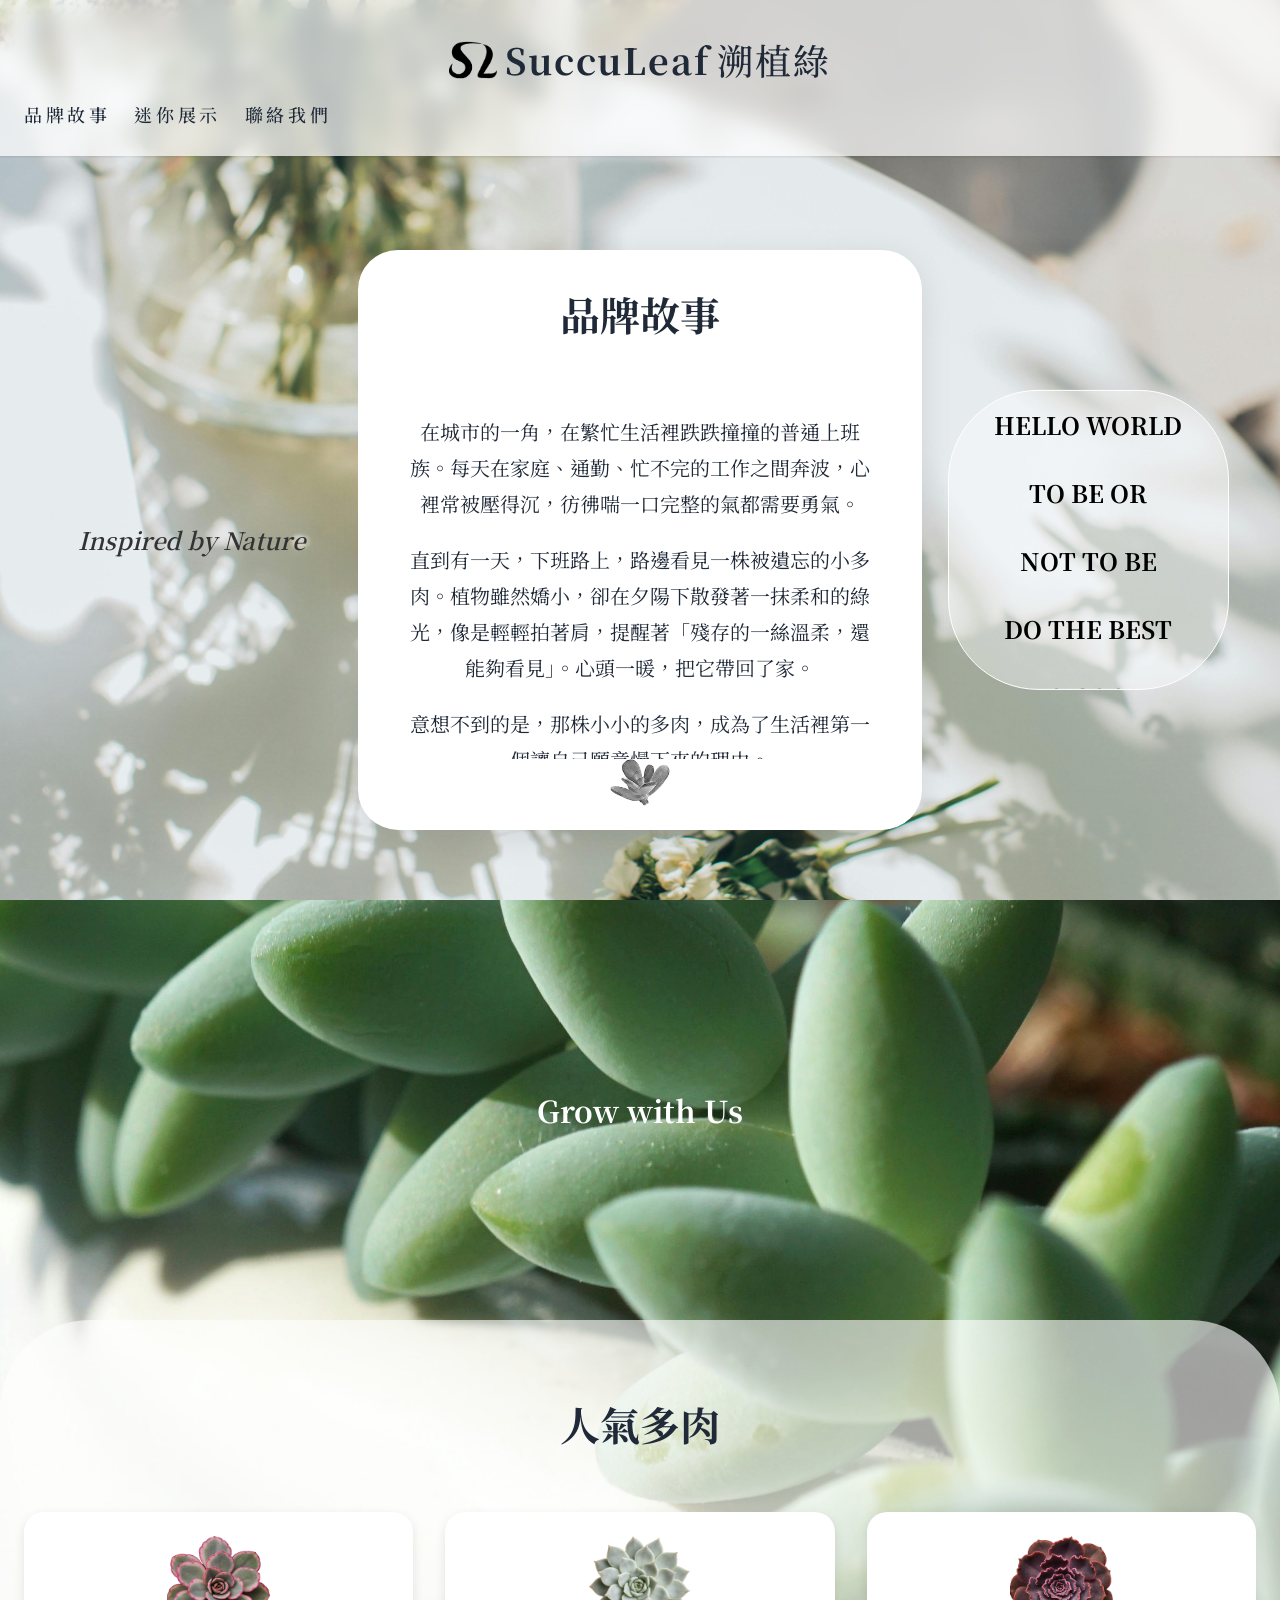
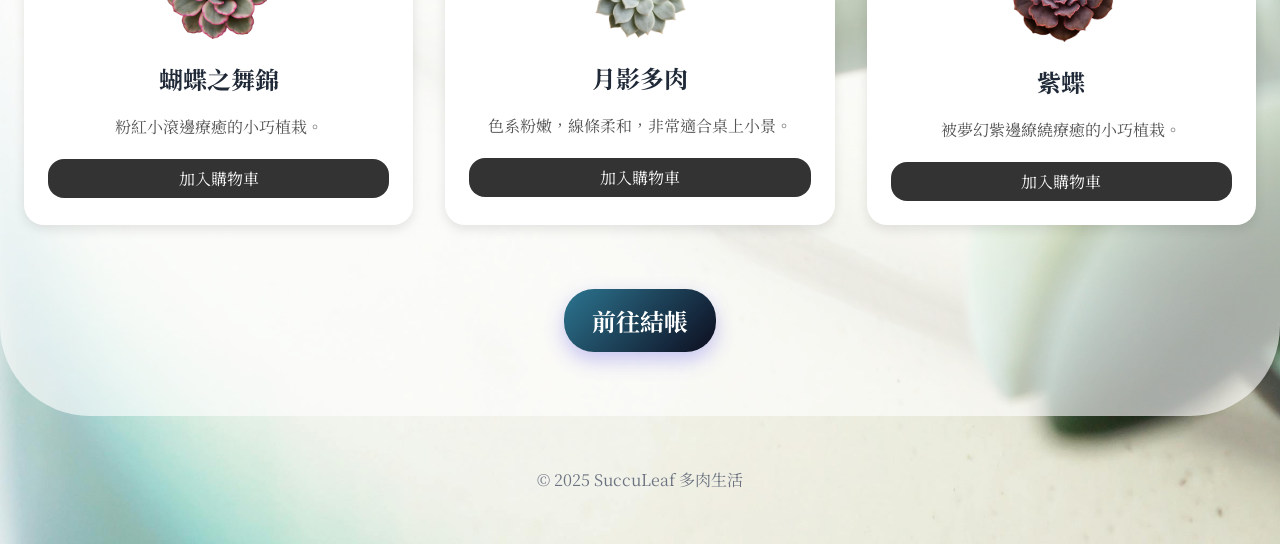
<file: brand.html>
<!DOCTYPE html>
<html lang="zh-Hant">

<head>
  <meta charset="UTF-8" />
  <meta name="viewport" content="width=device-width, initial-scale=1.0" />
  <title>Succuleaf_品牌故事</title>
  <link rel="stylesheet" href="./css/index.css">
  <script src="./js/script.js"></script>
  <style>
    body {
      line-height: 2;
      background-image: url(./images/index/ads/ads6.jpg);
    }


    /* --- 核心區塊樣式 --- */
    .hero.contact {
      /* 移除超連結預設樣式 */
      text-decoration: none;
      color: #333;
      /* 可依需求調整文字顏色 */

      /* 佈局設定 */
      display: flex;
      flex-direction: column;
      justify-content: center;
      align-items: center;

      /* 尺寸與間距 (電腦版) */
      width: 35%;
      margin: 40vh auto;
      padding: 5em 2em;
      text-align: center;

      /* 視覺外觀 */
      position: relative;
      background: rgba(255, 255, 255, 0.66);
      /* 原 #ffffffa8 */
      border-radius: 5em;
      z-index: 1;
      cursor: pointer;

      /* 動畫套用在此，讓點擊範圍跟著動 */
      animation: floatY 6s ease-in-out infinite;
      transition: background 0.3s ease;
    }

    /* 懸停時背景稍微加深 (增加互動感) */
    .hero.contact:hover {
      background: rgba(255, 255, 255, 0.85);
    }

    /* 底部模糊光暈效果 */
    .hero.contact::before {
      content: "";
      position: absolute;
      inset: -20px;
      background: rgba(255, 255, 255, 0.6);
      filter: blur(20px);
      border-radius: inherit;
      z-index: -1;
    }

    /* 文字微調 */
    .hero.contact h1 {
      font-size: 2rem;
      margin: 0 0 0.5em 0;
      letter-spacing: 2px;
    }

    .hero.contact p {
      font-size: 1.1rem;
      margin: 0;
      opacity: 0.8;
    }

    /* --- 浮動動畫 --- */
    @keyframes floatY {

      0%,
      100% {
        transform: translateY(0);
      }

      50% {
        transform: translateY(-18px);
      }
    }

    /* --- 響應式設計 (Responsive) --- */

    /* 中型螢幕 (如 iPad) */
    @media (max-width: 1024px) {
      .hero.contact {
        width: 60%;
        padding: 4em 2em;
      }
    }

    /* 小型螢幕 (如 手機) */
    @media (max-width: 768px) {
      .hero.contact {
        width: 85%;
        /* 手機版放寬比例，避免文字過擠 */
        margin: 30vh auto;
        /* 稍微縮減上下垂直距離 */
        padding: 3.5em 1.5em;
        /* 縮減內距 */
        border-radius: 3em;
        /* 圓角稍微縮小 */
      }

      .hero.contact h1 {
        font-size: 1.6rem;
        /* 縮小標題字體 */
      }

      .hero.contact p {
        font-size: 1rem;
      }

      .hero.contact::before {
        inset: -10px;
        /* 縮小光暈範圍防止溢出螢幕 */
      }
    }

    .image-text {
      position: relative;
    }

    .image-text img {
      width: 100vw;
      /* 寬度等同視窗 */
      height: 100vh;
      /* 固定高度 */
      object-fit: cover;
      /* 等比填滿，超出裁切 */
      display: block;
      /* 去除 img 底部空隙 */
      margin-top: 10vw 0;
    }

/* 1. 將整列的位置再往下拉一點 */
.image-text .text-row {
  position: absolute;
  top: 60%;              /* 從 55% 改為 60% 或 62% */
  left: 0;
  transform: translateY(-50%);
  width: 100%;
  display: flex;
  align-items: center;
  justify-content: space-between;
  gap: 2vw;
  padding: 0 4vw;
  box-sizing: border-box;
}

/* 2. 縮減文章高度，避免卡片整體過高向上拉擠到 Header */
.image-text .story-text {
  max-height: 35vh;      /* 原本是 40vh 或 50vh，調小為 35vh */
  overflow-y: auto;
  /* 其餘樣式保持不變 */
}

    /* 通用設定：預設邊欄（第 1 與第 3 個子元素） */
    .image-text .text-row>* {
      flex: 1 1 25%;
      max-width: 25%;
      min-width: 0;
      min-height: 0;
    }

    /* 針對中間欄位（第 2 個子元素）加大寬度 */
    .image-text .text-row>*:nth-child(2) {
      flex: 2 1 50%;
      max-width: 50%;
    }

    /* 確保中間卡片內部文字高度不會擠爆卡片 */
    .image-text .text-row .centered {
      margin: 0;
      padding: 1.5em;
      /* 適度縮減頂部內距 */
      width: 100%;
      border-radius: 2.5em;
      box-shadow: 0 8px 32px rgba(0, 0, 0, 0.1);
    }

    .image-text .it1 .marquee {
      color: rgb(0, 0, 0);
      width: 100%;
      height: 300px;
      overflow: hidden;
      /* 超出隱藏 */
      border: 1px solid #ffffff;
      border-radius: 10vh;
      background: rgba(255, 255, 255, 0.4);
    }

    .image-text .it1 .marquee-content {
      display: flex;
      flex-direction: column;
      animation: scrollUp 8s linear infinite;
    }

    .image-text .it1 .marquee-content p {
      margin: 0;
      padding: 10px 0;
      text-align: center;
      white-space: nowrap;
      /* 英文不換行 */
    }

    /* 向上滾動動畫 */
    @keyframes scrollUp {
      0% {
        transform: translateY(100%);
      }

      100% {
        transform: translateY(-100%);
      }
    }

    .image-text .it2 {
      margin: 0;
      color: #333333;
      font-size: 1.5rem;
      font-weight: 600;
      font-style: oblique;
      text-align: center;

      /* 移除白底背景與陰影 */
      background: transparent;
      box-shadow: none;
      padding: 0;
    }

    /* 讓左區 (it2) 和右區 (it1) 垂直置中於中間區塊旁 */
    .image-text .text-row>.it2,
    .image-text .text-row>.it1 {
      align-self: center;
    }

    .image-text .story-text {
      margin: 0;
      font-size: 0.95rem;
      line-height: 1.8;
      text-align: left;
      max-height: 40vh;
      /* 限制內文最大高度，避開卡片頂部 */
      overflow-y: auto;
      padding: 1em 1.2em;
      background: rgba(255, 255, 255, 0.55);
      border-radius: 1.5em;
      box-sizing: border-box;
    }

    .image-text .story-text p {
      margin: 0 0 1em 0;
    }

    .image-text .story-text p:last-child {
      margin-bottom: 0;
    }

    .midtext {
      color: white;
      font-size: 30px;
      text-align: center;
      align-items: center;
      margin: 20vh;
    }

    .centered {
      margin: 10vh auto 10vh;
      padding: 8em 2em;
      /* 縮減左右 padding，避免手機版爆開 */
      border-radius: 13em;
      width: 80%;
      background-color: #fff;
      display: flex;
      flex-direction: column;
      align-items: center;
    }

    .centered .title {
      display: flex;
      align-items: center;
      justify-content: center;
      /* 【新增】確保內部內容水平置中 */
      gap: 15px;
      /* 統一由 gap 控制間距即可 */
      margin-bottom: 5vh;
      width: 100%;
      /* 【新增】讓 title 撐滿父容器，確保置中基準一致 */
    }

    .centered h1 {
      margin: 0;
      /* 【修改】移除預設 margin，避免推擠造成的偏移 */
      font-size: 2.5rem;
      /* 建議明確設定字體大小 */
    }

    .centered img {
      width: 60px;
      /* 【修改】建議給予圖片固定寬度或 max-width，避免縮放比例失控 */
      height: auto;
    }

    .centered p {
      margin: 0 5rem;
      font-size: 1.25rem;
      line-height: 1.8;
      /* 增加行高，閱讀更舒適 */
      max-width: 600px;
      /* 限制內文寬度，文青感更強 */
      text-align: center;
      /* 文字內容也建議置中 */
    }

    /* 響應式：手機版調整 */
    @media (max-width: 768px) {
      .centered {
        width: 90%;
        padding: 4em 1.5em;
        border-radius: 5em;
        /* 縮小手機版的圓角 */
      }

      .centered .title {
        flex-direction: column;
        /* 手機版如果太擠，圖片改為上下排列 */
        gap: 10px;
      }

      .centered .logo-img {
        width: 45px;
        display: block;
        margin: 0 auto;
      }



      .image-text img {
        height: auto;
        min-height: 100vh;
      }

      .image-text .story-text {
        max-height: 40vh;
      }
    }

    .centered p {
      font-size: 1.25rem;
    }
  </style>
</head>

<body>

  <header>
    <div style="position: relative;">

      <h1 style="font-size: 2.25rem;font-weight: normal;">
        <a href="./index.html" style="text-decoration: none; color: inherit;">
          <img class="logo" src="./images/index/logo.png">
          <span>SuccuLeaf</span> 溯植綠
        </a>
      </h1>
    </div>

    <nav class="nav-desktop">
      <a href="./brand.html">品牌故事</a>
      <a href="./items.html">迷你展示</a>
      <a href="./contact.html">聯絡我們</a>
    </nav>
  </header>

  <div class="image-text">
    <img src="./images/index/ads/f2.jpg" alt="">

    <div class="text-row">
      <h2 class="it2">Inspired by Nature</h2>

      <section class="centered">
        <div class="title">
          <h1>品牌故事</h1>
        </div>
        <div class="story-text">
          <p>在城市的一角，在繁忙生活裡跌跌撞撞的普通上班族。每天在家庭、通勤、忙不完的工作之間奔波，心裡常被壓得沉，彷彿喘一口完整的氣都需要勇氣。</p>

          <p>直到有一天，下班路上，路邊看見一株被遺忘的小多肉。植物雖然嬌小，卻在夕陽下散發著一抹柔和的綠光，像是輕輕拍著肩，提醒著「殘存的一絲溫柔，還能夠看見」。心頭一暖，把它帶回了家。</p>

          <p>意想不到的是，那株小小的多肉，成為了生活裡第一個讓自己願意慢下來的理由。<br>
            每天早晨，不再匆忙出門，而是先看看這個小生命，是否長高了些，是否更飽滿了一點。<br>開始注意陽光從窗邊灑下的角度、開始願意放慢節奏去感受呼吸。多肉沒有說話，但悄悄替生活裡留了一個溫暖的空隙。</p>

          <p>漸漸地，發現：原來幸福不需要很大，只要是一點點，就足以照亮心底的角落。於是，決定把這份溫柔分享出去，創立了「SuccuLeaf」，希望每一位被生活追著跑、感到疲憊的你我，都能在這裡找到屬於自己的一抹療癒。</p>

          <p>在店裡，每一株迷你都有自己的小故事：有的象徵堅韌、有的象徵陪伴、有的象徵重新開始。相信，每一株選中的，都會找到與它最契合的主人，像是一份命中註定的小小緣分。</p>

          <p>「溯植綠」不只是賣植物的地方，而是一個讓人重新呼吸、重新與自己對話的溫暖角落。願每個帶走多肉的人，都能在忙碌的生活中，因為這小小的綠意，而重新找回屬於自己的那份小小幸福。</p>
        </div>
        <img class="logo-img" src="./images/index/crap.png" alt="">
      </section>

      <h2 class="it1">
        <div class="marquee">
          <div class="marquee-content">
            <p>HELLO WORLD</p>
            <p>TO BE OR</p>
            <p>NOT TO BE</p>
            <p>DO THE BEST</p>
            <p>TO DO GOOD OR</p>
            <p>NOT TO DO</p>
            <p>DO MY BEST</p>
          </div>
        </div>
      </h2>
    </div>
  </div>

  <h3 class="midtext">Grow with Us</h3>

  <section
    style="margin-top: 8em;border-radius: 10vh; padding:4rem 1.5rem; max-width:80rem; margin:0 auto; text-align:center;background-color: rgba(255, 255, 255, 0.617)">
    <h2 style="font-size:2.5rem; margin-bottom:3rem;">人氣多肉</h2>
    <div class="grid grid-1 grid-2 grid-3">
      <div class="card">
        <img src="./images/index/succulenturn3.png" />
        <h3>蝴蝶之舞錦</h3>
        <p>粉紅小滾邊療癒的小巧植栽。</p>
        <button onclick="addToCart('蝴蝶之舞錦','蝴蝶之舞錦',350,'./images/index/succulenturn3.png')">加入購物車</button>
      </div>
      <div class="card">
        <img src="./images/index/succulenturn1.png" />
        <h3>月影多肉</h3>
        <p>色系粉嫩，線條柔和，非常適合桌上小景。</p>
        <button onclick="addToCart('月影多肉','月影多肉',300,'./images/index/succulenturn1.png')">加入購物車</button>
      </div>
      <div class="card">
        <img src="./images/index/succulenturn5.png" />
        <h3>紫蝶</h3>
        <p>被夢幻紫邊繚繞療癒的小巧植栽。</p>
        <button onclick="addToCart('紫蝶','紫蝶',350,'./images/index/succulenturn5.png')">加入購物車</button>
      </div>
    </div>
    <br>
    <br>
    <button class="checkout-btn" onclick="goCheckout()">前往結帳</button>
  </section>

  <footer>
    © 2025 SuccuLeaf 多肉生活
  </footer>

  <button id="backToTopBtn" title="回到最頂端">
    <svg xmlns="http://www.w3.org/2000/svg" viewBox="0 0 24 24" fill="none" stroke="currentColor" stroke-width="3"
      stroke-linecap="round" stroke-linejoin="round">
      <path d="M12 19V5M5 12l7-7 7 7" />
    </svg>
  </button>

  <script>
    function addToCart(id, name, price, img) {
      let cart = JSON.parse(sessionStorage.getItem('cart')) || [];

      const item = cart.find(p => p.id === id);
      if (item) {
        item.qty += 1;
      } else {
        cart.push({ id, name, price, img, qty: 1 });
      }

      sessionStorage.setItem('cart', JSON.stringify(cart));
      alert('商品已加入購物車');
    }

    function goCheckout() {
      window.location.href = 'checkout.html';
    }
  </script>

</body>

</html>
</file>
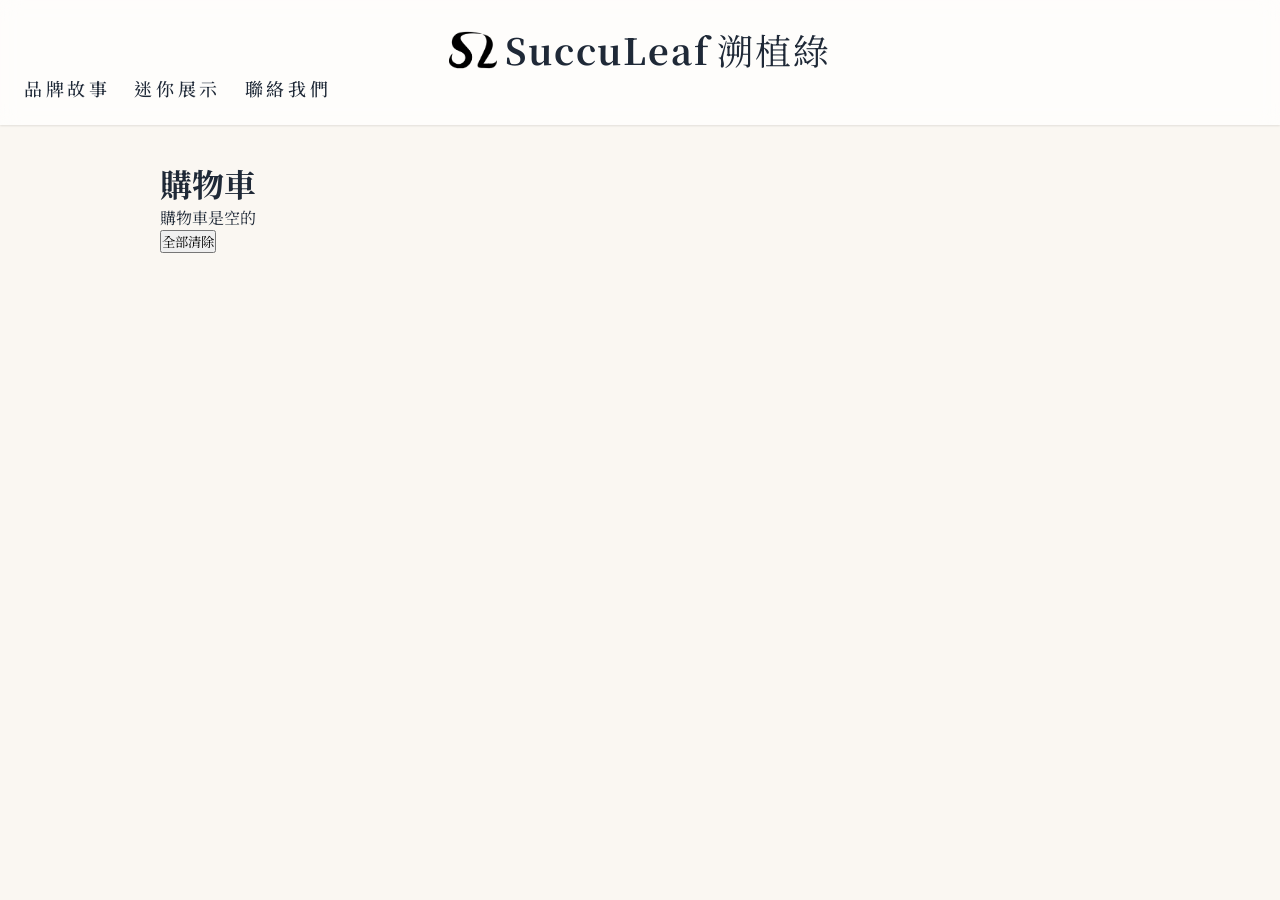
<file: checkout.html>
<!DOCTYPE html>
<html>

<head>
  <meta charset="UTF-8">
  <title>結帳頁</title>
  <link rel="stylesheet" href="./css/index.css">
  <style>
    .item {
      display: flex;
      align-items: center;
      margin-bottom: 15px;
      border-bottom: 1px solid #ccc;
      padding-bottom: 10px;
    }

    .item img {
      width: 100px;
      margin-right: 10px;
    }

    .controls button {
      width: 30px;
      height: 30px;
      margin: 0 5px;
      border-radius: 5px;
      border: none;
      background-color: #6366f1;
      color: white;
      cursor: pointer;
    }

    .controls button:hover {
      background-color: #4f46e5;
    }

    .total {
      font-weight: bold;
      font-size: 18px;
      margin-top: 20px;
    }
  </style>
</head>

<body>
  <header>
    <div style="position: relative;">

      <h1 style="font-size: 2.25rem;font-weight: normal;">
        <img class="logo" src="./images/index/logo.png">
        <span>SuccuLeaf</span> 溯植綠
      </h1>
    </div>

    <nav class="nav-desktop">
      <a href="./brand.html">品牌故事</a>
      <a href="./items.html">迷你展示</a>
      <a href="./contact.html">聯絡我們</a>
    </nav>
  </header>
  <main style="padding-top: 10rem;padding: 10rem">
    <h1>購物車</h1>

    <div id="cart"></div>

    <button onclick="clearCart()">全部清除</button>

    <div class="total" id="totalAmount"></div>

    <script>
      function renderCart() {
        const cartDiv = document.getElementById('cart');
        const totalDiv = document.getElementById('totalAmount');
        cartDiv.innerHTML = '';
        let total = 0;

        let cart = JSON.parse(sessionStorage.getItem('cart')) || [];

        if (cart.length === 0) {
          cartDiv.innerHTML = '<p>購物車是空的</p>';
          totalDiv.innerHTML = '';
          return;
        }

        cart.forEach(item => {
          const subtotal = item.price * item.qty;
          total += subtotal;

          const div = document.createElement('div');
          div.className = 'item';

          div.innerHTML = `
        <img src="${item.img}">
        <div>
          <div><strong>商品名稱：</strong>${item.name}</div>
          <div><strong>單價：</strong>${item.price.toLocaleString()}</div>
          <div class="controls">
            <button onclick="changeQty('${item.id}', -1)">-</button>
            <span>${item.qty}</span>
            <button onclick="changeQty('${item.id}', 1)">+</button>
            <span>小計：${subtotal.toLocaleString()}</span>
          </div>
        </div>
      `;

          cartDiv.appendChild(div);
        });

        totalDiv.innerHTML = `總金額：${total.toLocaleString()}`;
      }

      function changeQty(id, delta) {
        let cart = JSON.parse(sessionStorage.getItem('cart')) || [];
        const item = cart.find(p => p.id === id);
        if (!item) return;

        item.qty += delta;

        if (item.qty <= 0) {
          cart = cart.filter(p => p.id !== id);
        }

        sessionStorage.setItem('cart', JSON.stringify(cart));
        renderCart();
      }

      function clearCart() {
        if (!confirm('確定要清空購物車嗎？')) return;
        sessionStorage.removeItem('cart');
        renderCart();
      }

      // 初次載入
      renderCart();
    </script>

</body>

</html>
</file>
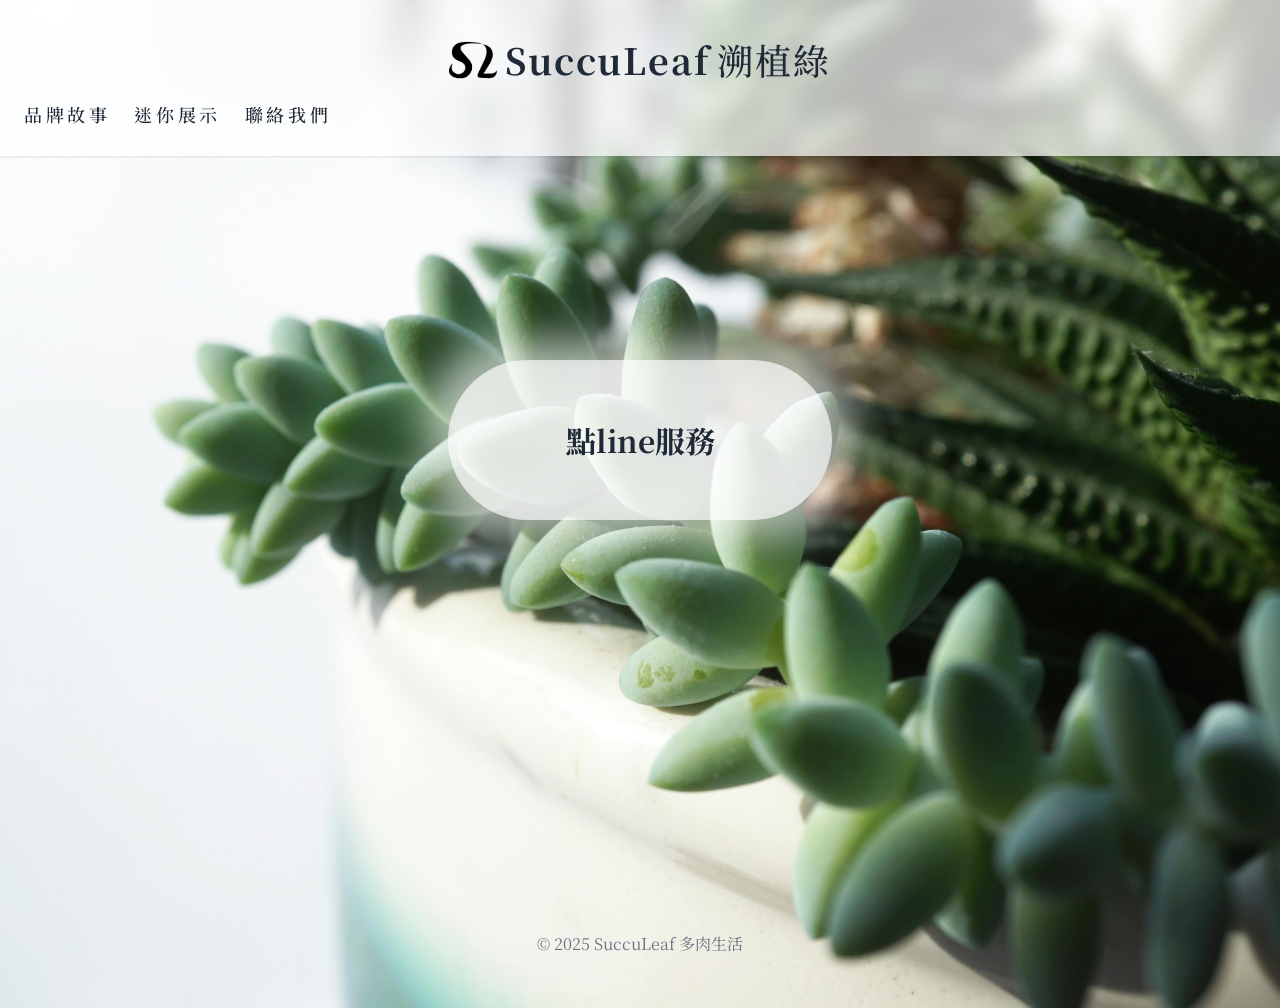
<file: contact.html>
<!DOCTYPE html>
<html lang="zh-Hant">

<head>
  <meta charset="UTF-8" />
  <meta name="viewport" content="width=device-width, initial-scale=1.0" />
  <title>Succuleaf_聯絡我們</title>
  <link rel="stylesheet" href="./css/index.css">
  <script src="./js/script.js"></script>
  <style>
    body {
      line-height: 2;
      background-image: url(./images/index/ads/ads6.jpg);
    }

    .hero {
      /* ... 保持您原有的样式 ... */
      width: 30%;
      margin: 40vh auto;
      padding: 5em;
      /* 這是您想讓連結覆蓋的範圍 */
      text-align: center;
      display: flex;
      flex-direction: column;
      justify-content: center;
      align-items: center;
      position: relative;
      /* 關鍵：為絕對定位的子元素 .contact 提供參考點 */
      background: #ffffffa8;
      border-radius: 5em;
      z-index: 1;
      animation: floatY 6s ease-in-out infinite;
      cursor: pointer;
      /* 移除 .hero 上的 text-align 和 display 相關屬性，或將其移動到 .contact 上，
       因為 .contact 現在是主要的內容容器。 */
    }

    /* 確保背景和模糊效果保留在 .hero 上 */
    .hero::before {
      /* ... 保持不變 ... */
      content: "";
      position: absolute;
      inset: -20px;
      /*等同於top: -20px;right: -20px;bottom: -20px;left: -20px;*/
      background: rgba(255, 255, 255, 0.6);
      filter: blur(20px);
      border-radius: inherit;
      z-index: -1;
    }

    /* 新增或修改 .contact 的樣式 */
    .hero .contact {
      /* 關鍵步驟：讓連結覆蓋整個 .hero 區域 */
      position: absolute;
      inset: 0;
      /* 讓 top/right/bottom/left 都為 0，覆蓋父元素 .hero 的內容區和 padding 區 */

      /* 確保內容（h1）在連結內正確居中 */
      display: flex;
      justify-content: center;
      align-items: center;

      /* 將所有顯示相關的樣式從 .hero 移到 .contact */
      text-align: center;
      text-decoration: none;
      /* 移除連結下劃線，如果需要 */
      color: inherit;
      /* 繼承顏色，如果需要 */

      /* Z-index 確保連結在動畫和背景之上 */
      z-index: 2;
    }

    /* 讓 h1 在連結內保持正常的文本樣式 */
    .hero .contact h1 {
      margin: 0;
      /* 移除 h1 默認的 margin，避免影響居中 */
      /* 添加 h1 專屬的文本樣式 */
    }

    @keyframes floatY {

      /* ... 保持不變 ... */
      0% {
        transform: translateY(0);
      }

      50% {
        transform: translateY(-18px);
      }

      100% {
        transform: translateY(0);
      }
    }

    .hero .contact {
      font-size: 1.25rem;
      font-weight: 600;
    }
  </style>
</head>

<body>

  <header>
    <div style="position: relative;">

      <h1 style="font-size: 2.25rem;font-weight: normal;">
        <a href="./index.html" style="text-decoration: none; color: inherit;">
          <img class="logo" src="./images/index/logo.png">
          <span>SuccuLeaf</span> 溯植綠
        </a>
      </h1>
    </div>

    <nav class="nav-desktop">
      <a href="./brand.html">品牌故事</a>
      <a href="./items.html">迷你展示</a>
      <a href="./contact.html">聯絡我們</a>
    </nav>
  </header>

  <section class="hero" id="hero">
    <a class="contact" href="https://lin.ee/NgHW9ea">
      <h1>
        點line服務
      </h1>
    </a>
  </section>

  <footer>
    © 2025 SuccuLeaf 多肉生活
  </footer>

  <button id="backToTopBtn" title="回到最頂端">
    <svg xmlns="http://www.w3.org/2000/svg" viewBox="0 0 24 24" fill="none" stroke="currentColor" stroke-width="3"
      stroke-linecap="round" stroke-linejoin="round">
      <path d="M12 19V5M5 12l7-7 7 7" />
    </svg>
  </button>

</body>

</html>
</file>
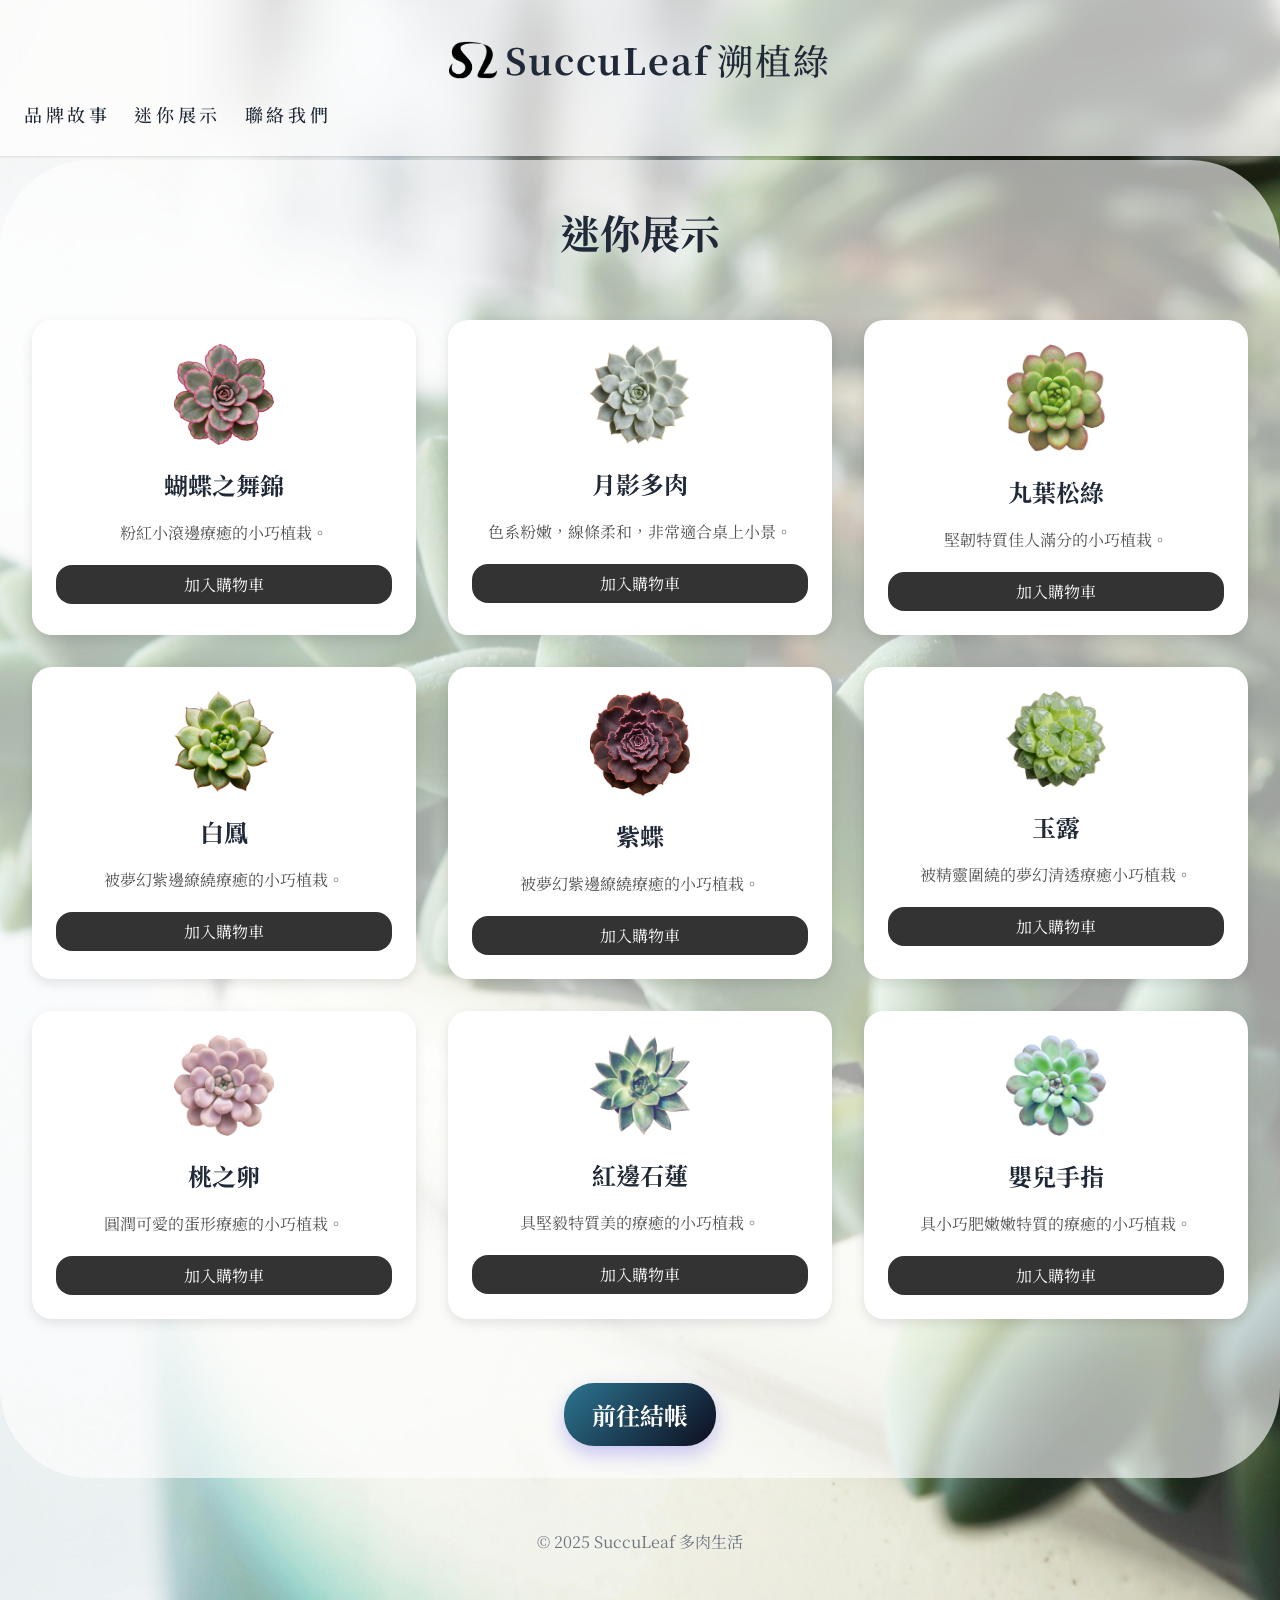
<file: items copy.html>
<!DOCTYPE html>
<html lang="zh-Hant">

<head>
  <meta charset="UTF-8" />
  <meta name="viewport" content="width=device-width, initial-scale=1.0" />
  <title>Succuleaf_迷你展示</title>
  <link rel="stylesheet" href="./css/index.css">
  <script src="./js/script.js"></script>
  <style>
    body {
      line-height: 2;
      background-image: url(./images/index/ads/ads6.jpg);
    }
  </style>
</head>

<body>

  <header>
    <div style="position: relative;">

      <h1 style="font-size: 2.25rem;font-weight: normal;">
        <a href="./index.html" style="text-decoration: none; color: inherit;">
          <img class="logo" src="./images/index/logo.png">
          <span>SuccuLeaf</span> 溯植綠
        </a>
      </h1>
    </div>

    <nav class="nav-desktop">
      <a href="./brand.html">品牌故事</a>
      <a href="./items.html">迷你展示</a>
      <a href="./contact.html">聯絡我們</a>
    </nav>
  </header>
  <main style="margin-top: 10rem"></main>
  <section
    style="border-radius: 10vh; padding: 2rem; max-width:80rem; margin:0 auto; text-align:center;background-color: rgba(255, 255, 255, 0.617)">
    <h2 style="font-size:2.5rem; margin-bottom:3rem;">迷你展示</h2>
    <div class="grid grid-2 grid-3">
      <div class="card">
        <img src="./images/index/succulenturn3.png" />
        <h3>蝴蝶之舞錦</h3>
        <p>粉紅小滾邊療癒的小巧植栽。</p>
        <button onclick="addToCart('蝴蝶之舞錦','蝴蝶之舞錦',350,'./images/index/succulenturn3.png')">加入購物車</button>
      </div>
      <div class="card">
        <img src="./images/index/succulenturn1.png" />
        <h3>月影多肉</h3>
        <p>色系粉嫩，線條柔和，非常適合桌上小景。</p>
        <button onclick="addToCart('月影多肉','月影多肉',300,'./images/index/succulenturn1.png')">加入購物車</button>
      </div>

      <div class="card">
        <img src="./images/index/succulenturn2.png" />
        <h3>丸葉松綠</h3>
        <p>堅韌特質佳人滿分的小巧植栽。</p>
        <button onclick="addToCart('丸葉松綠','丸葉松綠',250,'./images/index/succulenturn2.png')">加入購物車</button>
      </div>
      <div class="card">
        <img src="./images/index/succulenturn4.png" />
        <h3>白鳳</h3>
        <p>被夢幻紫邊繚繞療癒的小巧植栽。</p>
        <button onclick="addToCart('白鳳','白鳳',350,'./images/index/succulenturn4.png')">加入購物車</button>
      </div>
      
      <div class="card">
        <img src="./images/index/succulenturn5.png" />
        <h3>紫蝶</h3>
        <p>被夢幻紫邊繚繞療癒的小巧植栽。</p>
        <button onclick="addToCart('紫蝶','紫蝶',350,'./images/index/succulenturn5.png')">加入購物車</button>
      </div>
      <div class="card">
        <img src="./images/index/succulenturn6.png" />
        <h3>玉露</h3>
        <p>被精靈圍繞的夢幻清透療癒小巧植栽。</p>
        <button onclick="addToCart('玉露','玉露',350,'./images/index/succulenturn6.png')">加入購物車</button>
      </div>
      <div class="card">
        <img src="./images/index/succulenturn7.png" />
        <h3>桃之卵</h3>
        <p>圓潤可愛的蛋形療癒的小巧植栽。</p>
        <button onclick="addToCart('桃之卵','桃之卵',350,'./images/index/succulenturn7.png')">加入購物車</button>
      </div>
      <div class="card">
        <img src="./images/index/succulenturn8.png" />
        <h3>紅邊石蓮</h3>
        <p>具堅毅特質美的療癒的小巧植栽。</p>
        <button onclick="addToCart('紅邊石蓮','紅邊石蓮',350,'./images/index/succulenturn8.png')">加入購物車</button>
      </div>
      <div class="card">
        <img src="./images/index/succulenturn9.png" />
        <h3>嬰兒手指</h3>
        <p>具小巧肥嫩嫩特質的療癒的小巧植栽。</p>
        <button onclick="addToCart('嬰兒手指','嬰兒手指',350,'./images/index/succulenturn9.png')">加入購物車</button>
      </div>

    </div>
    <br>
    <br>
    <button class="checkout-btn" onclick="goCheckout()">前往結帳</button>
  </section>

  <footer>
    © 2025 SuccuLeaf 多肉生活
  </footer>

  <button id="backToTopBtn" title="回到最頂端">
    <svg xmlns="http://www.w3.org/2000/svg" viewBox="0 0 24 24" fill="none" stroke="currentColor" stroke-width="3"
      stroke-linecap="round" stroke-linejoin="round">
      <path d="M12 19V5M5 12l7-7 7 7" />
    </svg>
  </button>

  <script>
    function addToCart(id, name, price, img) {
      let cart = JSON.parse(sessionStorage.getItem('cart')) || [];

      const item = cart.find(p => p.id === id);
      if (item) {
        item.qty += 1;
      } else {
        cart.push({ id, name, price, img, qty: 1 });
      }

      sessionStorage.setItem('cart', JSON.stringify(cart));
      alert('商品已加入購物車');
    }

    function goCheckout() {
      window.location.href = 'checkout.html';
    }
  </script>

</body>

</html>
</file>
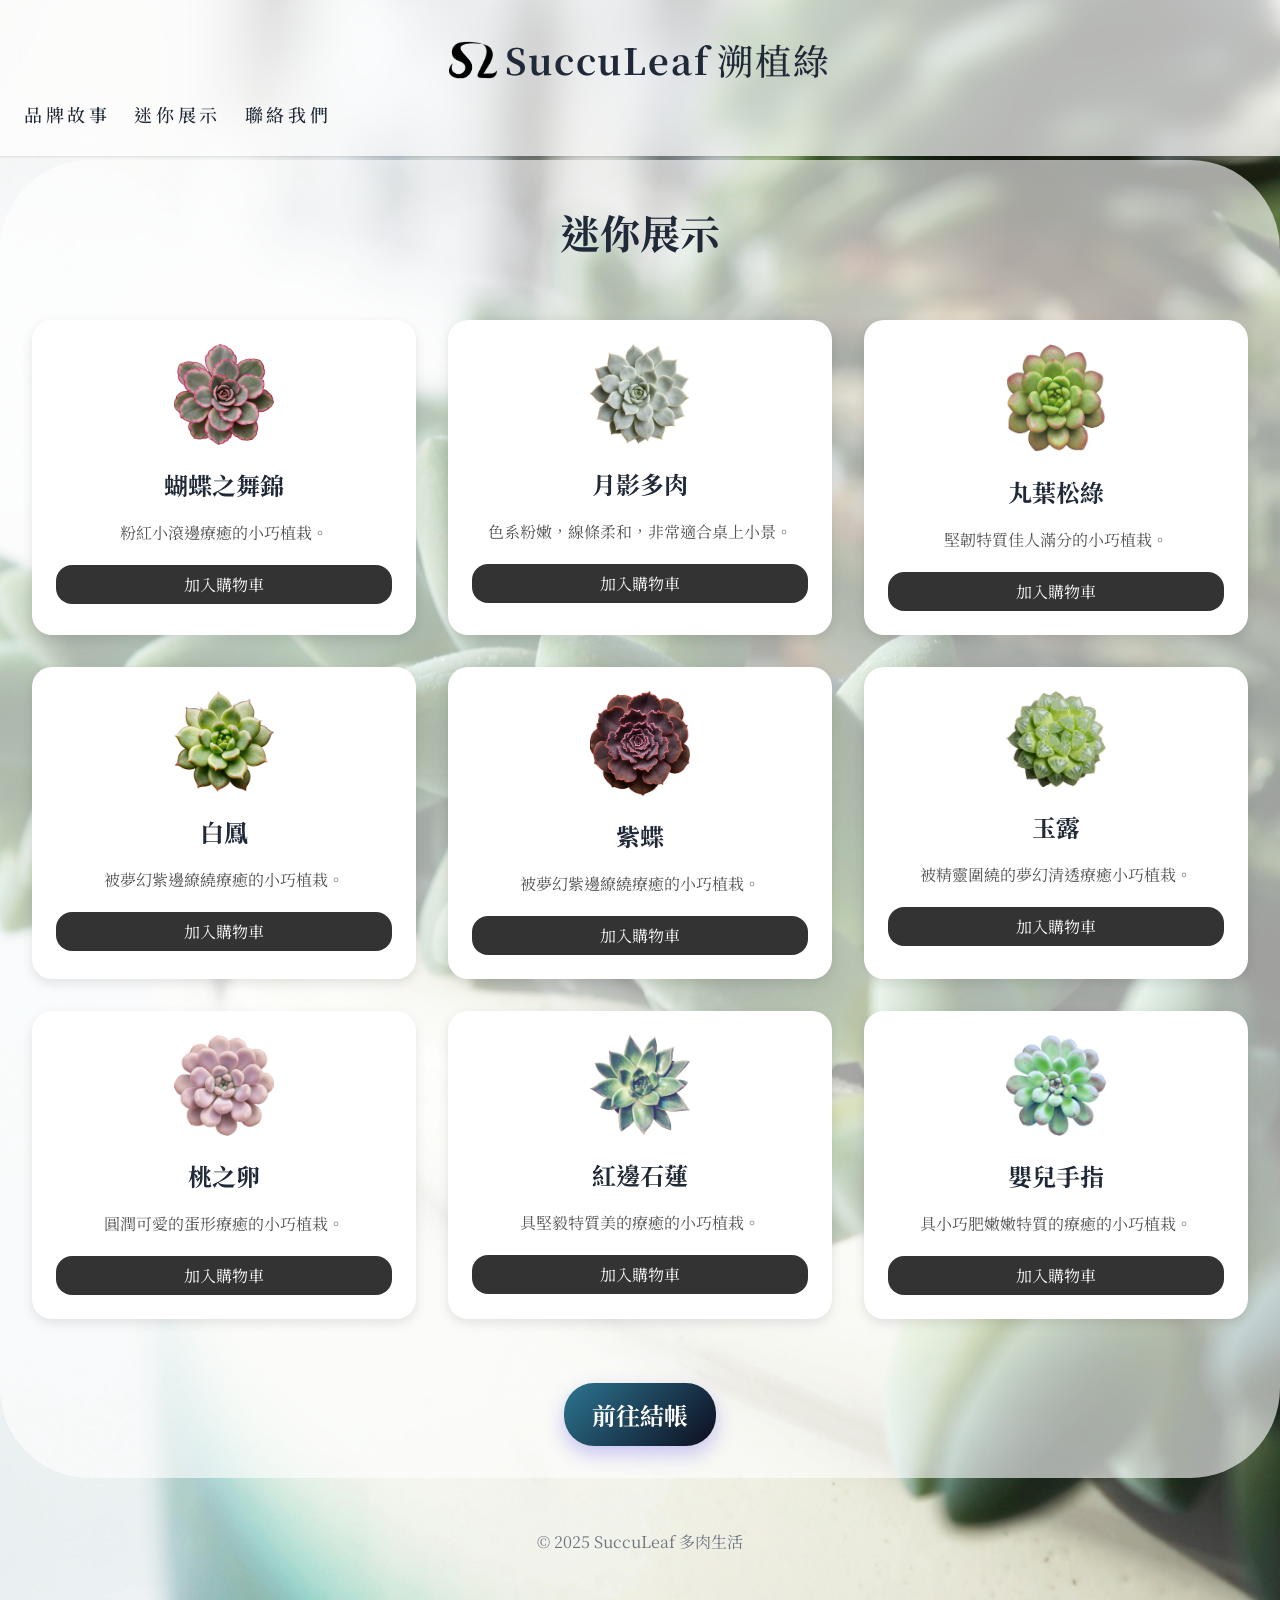
<file: items.html>
<!DOCTYPE html>
<html lang="zh-Hant">

<head>
  <meta charset="UTF-8" />
  <meta name="viewport" content="width=device-width, initial-scale=1.0" />
  <title>Succuleaf_迷你展示</title>
  <link rel="stylesheet" href="./css/index.css">
  <script src="./js/script.js"></script>
  <style>
    body {
      line-height: 2;
      background-image: url(./images/index/ads/ads6.jpg);
    }
  </style>
</head>

<body>

  <header>
    <div style="position: relative;">

      <h1 style="font-size: 2.25rem;font-weight: normal;">
        <a href="./index.html" style="text-decoration: none; color: inherit;">
          <img class="logo" src="./images/index/logo.png">
          <span>SuccuLeaf</span> 溯植綠
        </a>
      </h1>
    </div>

    <nav class="nav-desktop">
      <a href="./brand.html">品牌故事</a>
      <a href="./items.html">迷你展示</a>
      <a href="./contact.html">聯絡我們</a>
    </nav>
  </header>
  <main style="margin-top: 10rem"></main>
  <section
    style="border-radius: 10vh; padding: 2rem; max-width:80rem; margin:0 auto; text-align:center;background-color: rgba(255, 255, 255, 0.617)">
    <h2 style="font-size:2.5rem; margin-bottom:3rem;">迷你展示</h2>

    <section class="product-section">
      <div id="product-container" class="grid grid-2 grid-3">
        <p>產品載入中...</p>
      </div>
    </section>


    <br>
    <br>
    <button class="checkout-btn" onclick="goCheckout()">前往結帳</button>
  </section>

  <footer>
    © 2025 SuccuLeaf 多肉生活
  </footer>

  <button id="backToTopBtn" title="回到最頂端">
    <svg xmlns="http://www.w3.org/2000/svg" viewBox="0 0 24 24" fill="none" stroke="currentColor" stroke-width="3"
      stroke-linecap="round" stroke-linejoin="round">
      <path d="M12 19V5M5 12l7-7 7 7" />
    </svg>
  </button>

  <script>
    //商品品項
    // 取得 HTML 裡的容器
    const container = document.getElementById('product-container');

    // 開始抓取資料
    fetch('products.json')
      .then(response => {
        if (!response.ok) throw new Error('找不到資料檔');
        return response.json();
      })
      .then(data => {
        // 1. 清除「載入中」的文字
        container.innerHTML = '';

        // 2. 跑迴圈產生卡片
        data.forEach(product => {
          const cardHTML = `
                <div class="card">
                    <img src="${product.image}" loading="lazy" alt="${product.name}" />
                    <h3>${product.name}</h3>
                    <p>${product.description}</p>
                    <button onclick="addToCart('${product.name}', '${product.name}', ${product.price}, '${product.image}')">
                        加入購物車
                    </button>
                </div>
            `;
          // 3. 塞入容器
          container.innerHTML += cardHTML;
        });
      })
      .catch(error => {
        container.innerHTML = '<p>抱歉，目前無法載入產品，請稍後再試。</p>';
        console.error('Error:', error);
      });

    //加入購物車
    function addToCart(id, name, price, img) {
      let cart = JSON.parse(sessionStorage.getItem('cart')) || [];

      const item = cart.find(p => p.id === id);
      if (item) {
        item.qty += 1;
      } else {
        cart.push({ id, name, price, img, qty: 1 });
      }

      sessionStorage.setItem('cart', JSON.stringify(cart));
      alert('商品已加入購物車');
    }

    function goCheckout() {
      window.location.href = 'checkout.html';
    }

  </script>

</body>

</html>
</file>
<file: css/index.css>
/* ===== 通用樣式 ===== */
@import url('https://fonts.googleapis.com/css2?family=Noto+Serif+TC:wght@300;500&display=swap');

* {
  font-family: 'Noto Serif TC', serif, sans-serif;
  box-sizing: border-box;
  margin: 0;
  padding: 0;
}

body {
  color: #1f2937;
  /* text-gray-800 */
  background-color: #faf7f2;
  background-repeat: no-repeat;
  background-size: cover;
  background-position: center;
  overflow-x: hidden;
}

/* Header */
header {
  padding: 1.2rem 0;
  text-align: center;
  font-size: 2.25rem;
  letter-spacing: 0.1em;
}

header h1 {
  display: flex;
  justify-content: center;
  align-items: center;
  font-size: 2.25rem;
  font-weight: normal;
  gap: 0.5rem;
}

header h1 a {
  text-decoration: none;
  color: inherit;
  display: flex;
  justify-content: center;
  align-items: center;
  gap: 0.5rem;
  font-size: 2.25rem;
}

header .logo {
  justify-content: center;
  align-items: center;
  width: 3rem;
  height: 3rem;
}

header span {
  justify-content: center;
  align-items: center;
  font-weight: bold;
}

header nav1 {
  display: flex;
  justify-content: center;
  align-items: center;
  gap: 0.5rem;
}
@media (min-width: 768px) {
  .nav-desktop {
    display: flex;
    gap: 1.5rem;
    font-size: 0.875rem;
  }
}
/* Section */
section {
  width: 100%;
}

a {
  text-decoration: none;
  color: inherit;
  transition: color 0.2s ease;
  font-size: 18px;
  font-weight: 500;
}

a:hover {
  color: #047857;
}

img {
  display: block;
  max-width: 100%;
}

/* Card & Grid */
.grid {
  display: grid;
  grid-template-columns: 1fr;
  gap: 2rem;
}

@media (min-width: 640px) {
  .grid-2 {
    grid-template-columns: repeat(2, 1fr);
  }
}

@media (min-width: 1024px) {
  .grid-3 {
    grid-template-columns: repeat(3, 1fr);
  }
}

.card {
  background: #fff;
  padding: 1.5rem;
  border-radius: 1.25rem;
  box-shadow: 0 4px 12px rgba(0, 0, 0, 0.1);
  display: flex;
  flex-direction: column;
  align-items: center;
  position: relative
}

.card img {
  width: 30%;
  margin-bottom: 1rem;
  border-radius: 1rem;
  transition: transform 0.3s ease-in-out;
}

.card:hover img {
  transform: scale(1.5);
  position: relative;
  z-index: 10;
}

.card h3 {
  font-size: 1.5rem;
  margin-bottom: 0.5rem;
}

.card p {
  color: #555;
  margin-bottom: 1rem;
  text-align: center;
}

.card button {
  width: 100%;
  padding: 0.5rem 0;
  background-color: #333;
  color: #fff;
  border: none;
  border-radius: 1rem;
  cursor: pointer;
  font-size: 1rem;
}

.card button:hover {
  background-color: #555;
}

.checkout-btn {
  background: linear-gradient(135deg, #2c7590, #0d0d1f);
  color: white;
  border: none;
  padding: 14px 28px;
  font-size: 1.5rem;
  font-weight: bold;
  border-radius: 30px;
  cursor: pointer;
  box-shadow: 0 8px 20px rgba(79, 70, 229, 0.3);
  transition: all 0.3s ease;
}

.checkout-btn:hover {
  transform: translateY(-2px);
  box-shadow: 0 12px 30px rgba(79, 70, 229, 0.45);
}

.checkout-btn:active {
  transform: translateY(0);
  box-shadow: 0 8px 20px rgba(79, 70, 229, 0.3);
}

/* Sticky / Scroll container */
.sticky-container {
  position: sticky;
  top: 0;
  height: 100vh;
  width: 100%;
  overflow: hidden;
  display: flex;
  justify-content: center;
  align-items: center;
}

/* ===== Header ===== */
header {
  position: fixed;
  top: 0;
  width: 100%;
  background: rgba(255, 255, 255, 0.7);
  backdrop-filter: blur(10px);
  box-shadow: 0 1px 2px rgba(0, 0, 0, 0.1);
  padding: 1.5rem;
  z-index: 50;
}

header h1 {
  font-size: 1.25rem;
  font-weight: 600;
  letter-spacing: 0.05em;
}

/* ===== Scroll Area ===== */
#scroll-area {
  background-image: url(../images/index/ads/black.jpg);
  position: relative;
  height: 160vh; /* 原本 280vh，改小讓「卡住等輪播」的區塊變短，可依實際手感再微調 */
}

.bg-video {
  position: absolute;
  top: 0;
  left: 0;
  width: 100%;
  height: 100%;
  object-fit: cover;
  z-index: -1;
}

/* ===== Section Titles ===== */
h3.section-title {
  font-size: 1.875rem;
  font-weight: bold;
  margin-bottom: 1rem;
}

/* ===== Contact Section ===== */
#contact {
  padding: 6rem 1.5rem;
  background: rgba(255, 251, 235, 0.6);
}

#contact p {
  color: #374151;
}

/* ===== Footer ===== */
footer {
  padding: 3rem 1.5rem;
  text-align: center;
  color: #6b7280;
}

/* -------------------------------------- */
/* 2. 回到最頂端按鈕樣式 */
/* -------------------------------------- */

#backToTopBtn {
  position: fixed;
  bottom: 25px;
  right: 25px;
  z-index: 99;

  width: 55px;
  height: 55px;
  border-radius: 50%;
  border: none;

  background-color: #556b2fd2;
  color: #FFFFFF;

  box-shadow: 0 4px 10px rgba(0, 0, 0, 0.2);

  display: none;
  opacity: 0;
  transition: opacity 0.3s ease, transform 0.2s ease, background-color 0.2s ease;

  font-size: 1.5rem;
  cursor: pointer;
  padding: 0;

  box-shadow:
    inset 0 0 5px rgba(0, 0, 0, 0.4),
    inset 0 0 10px rgba(255, 255, 255, 0.3);

  display: none;
  opacity: 0;
}

#backToTopBtn svg {
  width: 40%;
  height: 40%;
  display: block;
  margin: auto;
}

#backToTopBtn:hover {
  background-color: #6B8E23;
  transform: scale(1.05);

  box-shadow:
    inset 0 0 8px rgba(0, 0, 0, 0.5),
    inset 0 0 15px rgba(255, 255, 255, 0.4);
}

#backToTopBtn.show {
  display: block;
  opacity: 1;
}
</file>
